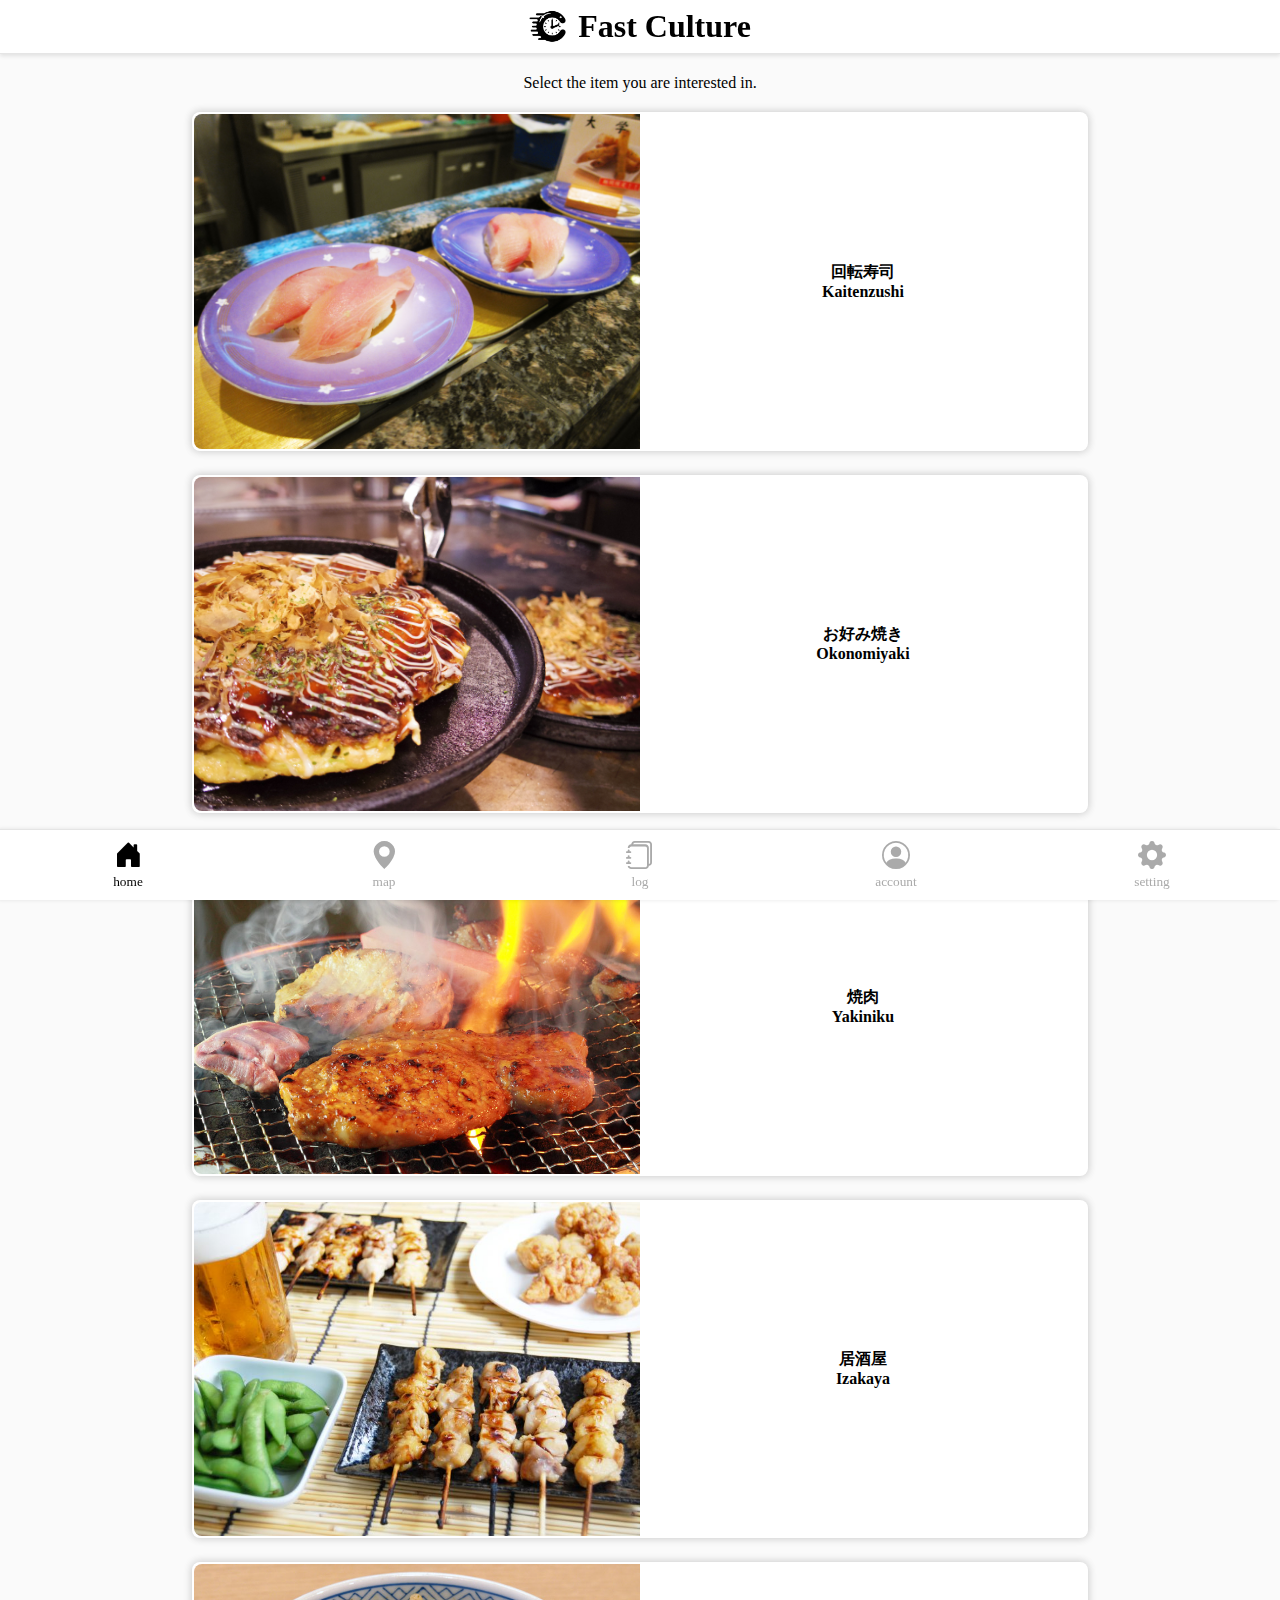
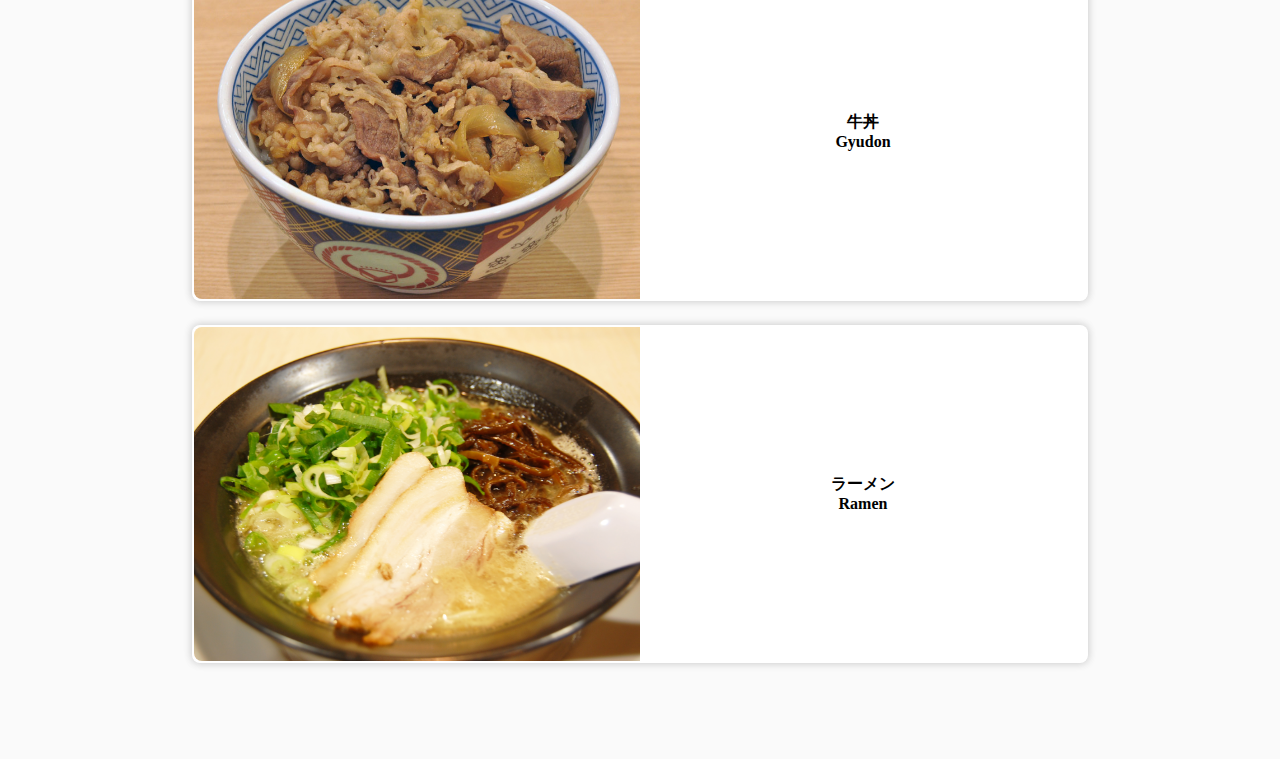
<file: index.html>
<!DOCTYPE html>
<html lang="ja">
<head>
	<meta charset="utf-8">
	<meta http-equiv="X-UA-Compatible" content="IE=edge">
	<meta name="viewport" content="width=device-width, initial-scale=1.0">
	<title>Fast Culture</title>
	<link rel="icon" href="img/fc_logo.png">
	<link rel="stylesheet" href="css/styles.css">
	<link rel="stylesheet" href="https://cdn.jsdelivr.net/npm/bootstrap-icons@1.8.1/font/bootstrap-icons.css">
</head>
<body>
	<header>
		<img src="img/fc_logo.png">
		<h1>Fast Culture</h1>
	</header>

	<section class="index">
		<p>Select the item you are interested in.</p>
		<ul>
			<li>
				<a href="./index.html">
					<img src="./img/sushi.jpg">
					<div>回転寿司<br>Kaitenzushi</div>
				</a>
			</li>
			<li>
				<a href="./okonomiyaki.html">
					<img src="./img/okonomiyaki.jpg">
					<div>お好み焼き<br>Okonomiyaki</div>
				</a>
			</li>
			<li>
				<a href="./index.html">
					<img src="./img/yakiniku.jpg">
					<div>焼肉<br>Yakiniku</div>
				</a>
			</li>
			<li>
				<a href="./index.html">
					<img src="./img/izakaya.jpg">
					<div>居酒屋<br>Izakaya</div>
				</a>
			</li>
			<li>
				<a href="./index.html">
					<img src="./img/gyudon.jpg">
					<div>牛丼<br>Gyudon</div>
				</a>
			</li>
			<li>
				<a href="./index.html">
					<img src="./img/ramen.jpg">
					<div>ラーメン<br>Ramen</div>
				</a>
			</li>
		</ul>
	</section>

	<footer>
		<ul>
			<li>
				<a href="./index.html" id="current">
					<i class="bi bi-house-door-fill"></i><br>
					<small>home</small>
				</a>
			</li>
			<li>
				<a href="./index.html">
					<i class="bi bi-geo-alt-fill"></i><br>
					<small>map</small>
				</a>
			</li>
			<li>
				<a href="./index.html">
					<i class="bi bi-journals"></i><br>
					<small>log</small>
				</a>
			</li>
			<li>
				<a href="./index.html">
					<i class="bi bi-person-circle"></i><br>
					<small>account</small>
				</a>
			</li>
			<li>
				<a href="./index.html">
					<i class="bi bi-gear-fill"></i><br>
					<small>setting</small>
				</a>
			</li>
		</ul>
	</footer>

	<script src="js/main.js"></script>
</body>
</file>
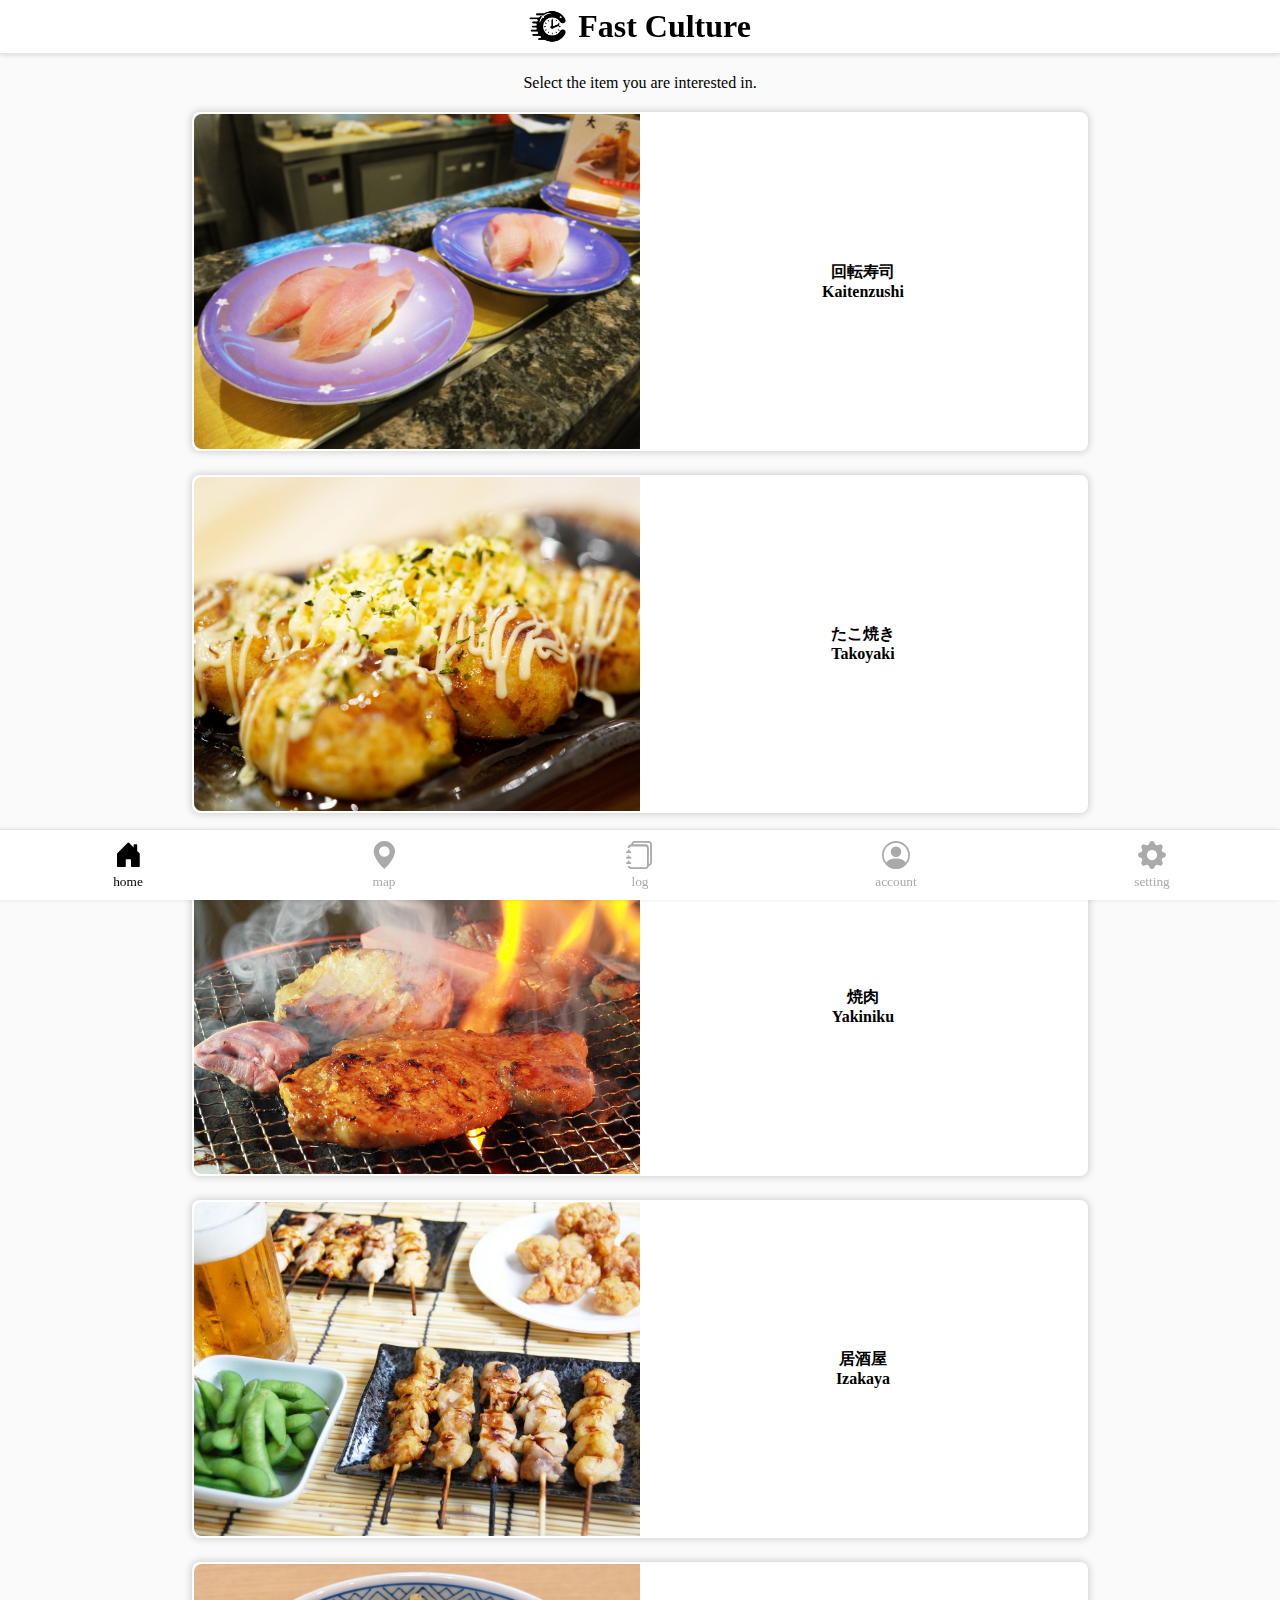
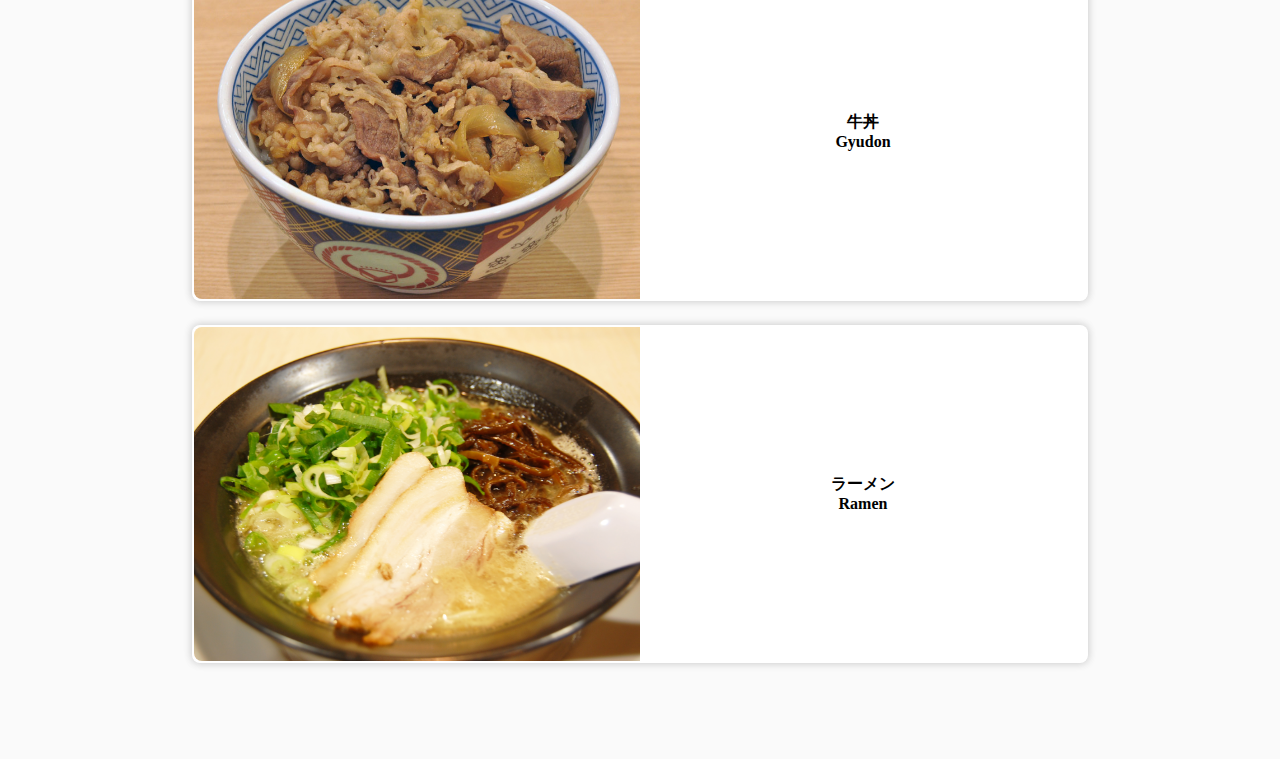
<file: index-update.html>
<!DOCTYPE html>
<html lang="ja">
<head>
	<meta charset="utf-8">
	<meta http-equiv="X-UA-Compatible" content="IE=edge">
	<meta name="viewport" content="width=device-width, initial-scale=1.0">
	<title>Fast Culture</title>
	<link rel="icon" href="img/fc_logo.png">
	<link rel="stylesheet" href="css/styles.css">
	<link rel="stylesheet" href="https://cdn.jsdelivr.net/npm/bootstrap-icons@1.8.1/font/bootstrap-icons.css">
</head>
<body>
	<header>
		<img src="img/fc_logo.png">
		<h1>Fast Culture</h1>
	</header>

	<section class="index">
		<p>Select the item you are interested in.</p>
		<ul>
			<li>
				<a href="./index.html">
					<img src="./img/sushi.jpg">
					<div>回転寿司<br>Kaitenzushi</div>
				</a>
			</li>
			<li>
				<a href="./index.html">
					<img src="./img/takoyaki.jpg">
					<div>たこ焼き<br>Takoyaki</div>
				</a>
			</li>
			<li>
				<a href="./index.html">
					<img src="./img/yakiniku.jpg">
					<div>焼肉<br>Yakiniku</div>
				</a>
			</li>
			<li>
				<a href="./index.html">
					<img src="./img/izakaya.jpg">
					<div>居酒屋<br>Izakaya</div>
				</a>
			</li>
			<li>
				<a href="./index.html">
					<img src="./img/gyudon.jpg">
					<div>牛丼<br>Gyudon</div>
				</a>
			</li>
			<li>
				<a href="./index.html">
					<img src="./img/ramen.jpg">
					<div>ラーメン<br>Ramen</div>
				</a>
			</li>
		</ul>
	</section>

	<footer>
		<ul>
			<li>
				<a href="./index.html" id="current">
					<i class="bi bi-house-door-fill"></i><br>
					<small>home</small>
				</a>
			</li>
			<li>
				<a href="./index.html">
					<i class="bi bi-geo-alt-fill"></i><br>
					<small>map</small>
				</a>
			</li>
			<li>
				<a href="./index.html">
					<i class="bi bi-journals"></i><br>
					<small>log</small>
				</a>
			</li>
			<li>
				<a href="./index.html">
					<i class="bi bi-person-circle"></i><br>
					<small>account</small>
				</a>
			</li>
			<li>
				<a href="./index.html">
					<i class="bi bi-gear-fill"></i><br>
					<small>setting</small>
				</a>
			</li>
		</ul>
	</footer>

	<script src="js/main.js"></script>
</body>
</file>
<file: css/styles.css>
body {
	margin: 0;
	font-family: times new roman, serif;
}

h1, h2, h3, h4, p {
	margin: 0;
}

a {
	text-decoration: none;
	color: #000000;
}

li {
	list-style: none;
}

/***********************************
	header
************************************/
header {
	width: 100%;
	position: fixed;
	top: 0;
	text-align: center;
	padding: 8px 0;
	box-shadow: 0 2px 4px rgba(0, 0, 0, .1);
	border-bottom: 1px solid rgba(0, 0, 0, .1);
	background-color: rgba(255, 255, 255, 1);
}

header img {
	height: 37px;
	vertical-align: bottom;
	margin-right: 8px;
}

header h1 {
	display: inline-block;
}

header a {
	position: fixed;
	font-size: 25px;
	left: 0;
	top: 0;
	padding: 15px 14px 10px;
}


/***********************************
	index
************************************/
.index {
	padding: 74px 0 96px;
	background-color: rgba(0, 0, 0, .02);
}

.index-2 {
	padding-bottom: 38px;
}

.index p {
	text-align: center;
}

.index ul {
	padding-left: 0;
	margin: 20px 15% 0;
}

.index li {
	box-shadow: 0.2px 0.2px 8px rgba(0, 0, 0, .1), -0.2px -0.2px 8px rgba(0, 0, 0, .1);
	background-color: #ffffff;
	text-align: center;
	border-radius: 8px;
	font-weight: bold;
}

.index li a {
	display: flex;
	padding: 2px;
}

.index li a:active {
	background-color: #eeffff;
}

.index li + li {
	margin-top: 24px;
}

.index li img {
	width: 50%;
	aspect-ratio: 4 / 3;
	object-fit: cover;
	border-radius: 8px 0 0 8px;
}

.index li div {
	margin: auto;
}


/***********************************
	culture-item
************************************/
.culture-item {
	background-color: #ffffff;
	padding: 74px 0 96px;
}

.culture-item .ja {
	font-size: 14px;
	font-weight: bold;
}

.culture-item img,
.culture-item video {
	margin-bottom: 4px;
}

.culture-item iframe {
	margin-top: 4px;
}

.culture-item .hero {
	padding-left: 8%;
}

.culture-item .hero img {
	width: calc(84 / 92 * 100%);
	aspect-ratio: 5 / 3;
	object-fit: cover;
	vertical-align: bottom;
}

.culture-item .hero p {
	padding-right: 5%;
}

.culture-item > div + div {
	margin-top: 36px;
}

.culture-item .topic h3 {
	margin-left: 8%;
	margin-bottom: 12px;
	margin-right: 10%;
	border-bottom: 1px solid #000000;
}

.culture-item .topic p {
	padding-right: 5%;
}

.culture-item .topic ul {
	padding-left: 10%;
	margin: 0;
}

.culture-item .topic li + li {
	margin-top: 24px;
}

.culture-item .topic li img,
.culture-item .topic li video {
	width: calc(100% * 80 / 90);
	aspect-ratio: 5 / 3;
	object-fit: cover;
	vertical-align: bottom;
}

.culture-item .topic li iframe {
	width: calc(100% * 80 / 90);
	aspect-ratio: 5 / 3;
	object-fit: cover;
	vertical-align: bottom;
	margin-top: 16px;
	border: none;
}

.culture-item .card {
	/* 10 / (4.8 * 5) */ 
	aspect-ratio: 9 / 4.8;
	perspective: 1000px;
}

.culture-item .card-inner {
	height: calc(100% + 44px);
	transition: transform .6s;
	transform-style: preserve-3d;
}

.culture-item .flip .card-inner {
	transform: rotateY(180deg);
}

.culture-item .card-front,
.culture-item .card-back {
	height: 100%;
	position: absolute;
	backface-visibility: hidden;
}

.culture-item .card-back {
	transform: rotateY(180deg);
}

.culture-item #btn {
	color: darkblue;
	position: absolute;
	bottom: 0;
	font-size: 20px;
	right: 12%;
}

.culture-item .card-back .topic + .topic {
	margin-top: 36px;
}

.culture-item .card-back .subtitle {
	margin-top: 8px;
}

.culture-item .card-back .order {
	margin-top: 12px;
}

.culture-item #content1 {
	display: none;
}

/***********************************
	footer
************************************/
footer {
	position: fixed;
	bottom: 0;
	width: 100%;
	background-color: #ffffff;
	border-top: 1px solid rgba(0, 0, 0, .1);
	box-shadow: -2px 0px 4px rgba(0, 0, 0, .1);
}

footer ul {
	padding-left: 0;
	margin: 0;
}

footer li {
	display: inline-block;
	float: left;
	width: calc(100% / 5);
	text-align: center;
}

footer li a {
	display: block;
	color: #aaaaaa;
	padding: 10px 0 10px;
}

footer li #current {
	color: #000000;
}

footer li i {
	font-size: 28px;
}
</file>
